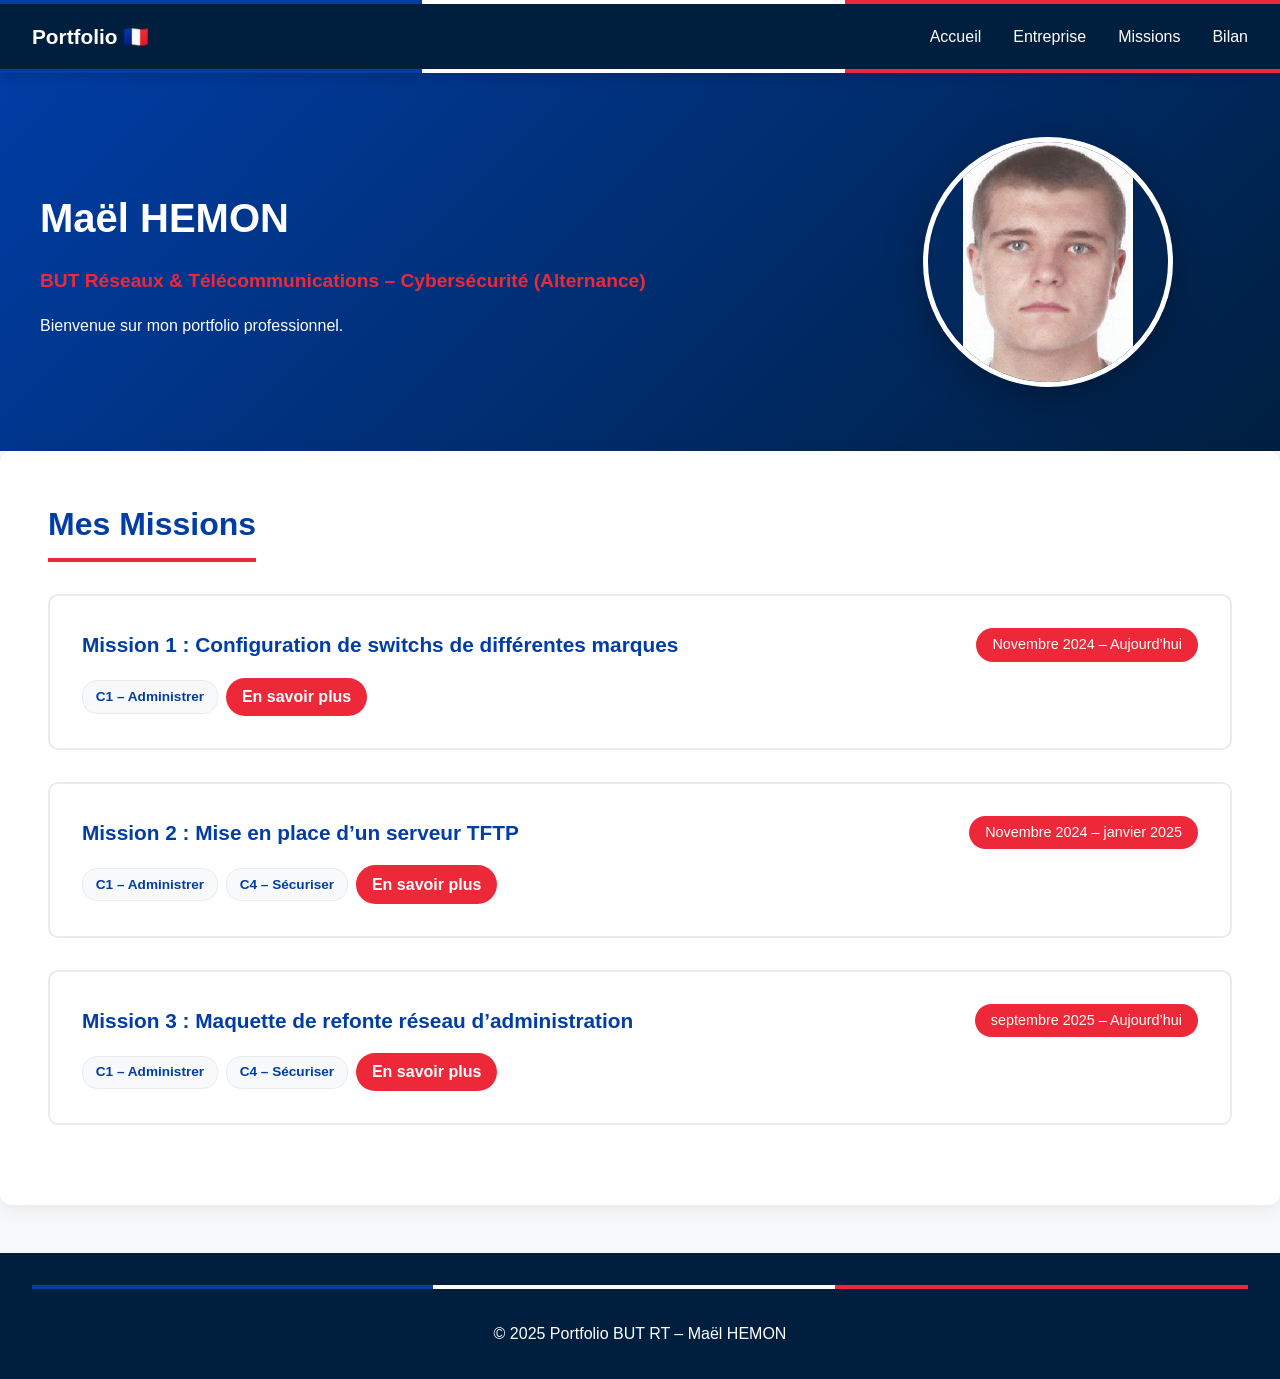
<file: index.html>
<!DOCTYPE html>
<html lang="fr">
<head>
    <meta charset="UTF-8">
    <meta name="viewport" content="width=device-width, initial-scale=1.0">
    <title>Portfolio BUT RT - Alternance</title>

    <style>
        * { margin: 0; padding: 0; box-sizing: border-box; }

        :root {
            --france-blue: #003DA5;
            --france-red: #ED2939;
            --navy: #001f3f;
            --light: #f8f9fa;
            --gray: #e9ecef;
        }

        body {
            font-family: 'Segoe UI', sans-serif;
            background: var(--light);
            color: #1a1a1a;
            line-height: 1.6;
        }

        header {
            background: linear-gradient(to right, var(--france-blue) 33%, white 33%, white 66%, var(--france-red) 66%);
            padding: 4px 0;
            position: sticky;
            top: 0;
            z-index: 1000;
            box-shadow: 0 4px 12px rgba(0,0,0,0.15);
        }

        nav {
            background: var(--navy);
            padding: 1rem 0;
        }

        .nav-container {
            max-width: 1400px;
            margin: auto;
            padding: 0 2rem;
            display: flex;
            justify-content: space-between;
            align-items: center;
        }

        .logo {
            color: white;
            font-size: 1.3rem;
            font-weight: bold;
        }

        .nav-links {
            list-style: none;
            display: flex;
            gap: 2rem;
        }

        .nav-links a {
            color: white;
            text-decoration: none;
            position: relative;
            padding-bottom: .3rem;
        }

        .nav-links a::after {
            content: '';
            position: absolute;
            bottom: 0;
            left: 0;
            width: 0;
            height: 3px;
            background: var(--france-red);
            transition: .3s;
        }

        .nav-links a:hover::after {
            width: 100%;
        }

        .hero {
            background: linear-gradient(135deg, var(--france-blue), var(--navy));
            color: white;
            padding: 4rem 2rem;
        }

        .hero-container {
            max-width: 1200px;
            margin: auto;
            display: grid;
            grid-template-columns: 2fr 1fr;
            gap: 3rem;
            align-items: center;
        }

        .hero h1 { font-size: 2.5rem; }

        .subtitle {
            font-size: 1.2rem;
            color: var(--france-red);
            font-weight: 600;
            margin: 1rem 0;
        }

        .profile-photo {
            width: 250px;
            height: 250px;
            border-radius: 60%;
            overflow: hidden;
            border: 5px solid white;
            box-shadow: 0 10px 40px rgba(0,0,0,.3);
            margin: auto;
        }

        .profile-photo img {
            width: 100%;
            height: 100%;
            object-fit: contain;
        }

        .container {
            max-width: 1400px;
            margin: auto;
            padding: 3rem 2rem;
        }

        .section {
            background: white;
            padding: 3rem;
            border-radius: 12px;
            box-shadow: 0 4px 20px rgba(0,0,0,.08);
            margin-bottom: 3rem;
        }

        .section-title {
            font-size: 2rem;
            color: var(--france-blue);
            border-bottom: 4px solid var(--france-red);
            display: inline-block;
            padding-bottom: .5rem;
            margin-bottom: 2rem;
        }

        .mission-card {
            border: 2px solid var(--gray);
            border-radius: 10px;
            padding: 2rem;
            margin-bottom: 2rem;
            transition: .3s;
        }

        .mission-card:hover {
            border-color: var(--france-blue);
            box-shadow: 0 8px 25px rgba(0,61,165,.1);
        }

        .mission-header {
            display: flex;
            justify-content: space-between;
            flex-wrap: wrap;
            gap: 1rem;
        }

        .mission-title {
            font-size: 1.3rem;
            color: var(--france-blue);
            font-weight: 600;
        }

        .mission-period {
            background: var(--france-red);
            color: white;
            padding: .3rem 1rem;
            border-radius: 20px;
            font-size: .9rem;
        }

        .comp-badges {
            display: flex;
            gap: .5rem;
            margin-top: 1rem;
            flex-wrap: wrap;
            align-items: center;
        }

        .badge {
            background: var(--light);
            color: var(--france-blue);
            padding: .3rem .8rem;
            border-radius: 15px;
            border: 1px solid var(--gray);
            font-size: .85rem;
            font-weight: 600;
        }

        .more {
            background: var(--france-red);
            color: white;
            border: none;
            padding: .4rem 1rem;
            border-radius: 20px;
            cursor: pointer;
            font-weight: 600;
            text-decoration: none;
        }

        .more:hover {
            opacity: .85;
        }

        footer {
            background: var(--navy);
            color: white;
            text-align: center;
            padding: 2rem;
            margin-top: 3rem;
        }

        footer::before {
            content: '';
            display: block;
            height: 4px;
            background: linear-gradient(to right, var(--france-blue) 33%, white 33%, white 66%, var(--france-red) 66%);
            margin-bottom: 2rem;
        }

        @media (max-width: 968px) {
            .hero-container { grid-template-columns: 1fr; }
            .mission-header { flex-direction: column; }
        }
    </style>
</head>

<body>

<header>
    <nav>
        <div class="nav-container">
            <div class="logo">Portfolio 🇫🇷</div>
            <ul class="nav-links">
                <li><a href="index.html">Accueil</a></li>
                <li><a href="entreprise.html">Entreprise</a></li>
                <li><a href="missions.html">Missions</a></li>
                <li><a href="bilan.html">Bilan</a></li>
            </ul>
        </div>
    </nav>
</header>

<section class="hero">
    <div class="hero-container">
        <div>
            <h1>Maël HEMON</h1>
            <p class="subtitle">BUT Réseaux & Télécommunications – Cybersécurité (Alternance)</p>
            <p>Bienvenue sur mon portfolio professionnel.</p>
        </div>
        <div class="profile-photo">
            <img src="photo_profile.jpg" alt="Photo de profil">
        </div>
    </div>
</section>

<section class="container section">
    <h2 class="section-title">Mes Missions</h2>
<div class="mission-card">
        <div class="mission-header">
            <h3 class="mission-title">Mission 1 : Configuration de switchs de différentes marques</h3>
            <span class="mission-period">Novembre 2024 – Aujourd’hui</span>
        </div>
        <div class="comp-badges">
            <span class="badge">C1 – Administrer</span>
            <a href="config_ear.html" class="more">En savoir plus</a>
        </div>
    </div>

    <div class="mission-card">
        <div class="mission-header">
            <h3 class="mission-title">Mission 2 : Mise en place d’un serveur TFTP</h3>
            <span class="mission-period">Novembre 2024 – janvier 2025</span>
        </div>
        <div class="comp-badges">
            <span class="badge">C1 – Administrer</span>
            <span class="badge">C4 – Sécuriser</span>
            <a href="tftp.html" class="more">En savoir plus</a>
        </div>
    </div>

    <div class="mission-card">
        <div class="mission-header">
            <h3 class="mission-title">Mission 3 : Maquette de refonte réseau d’administration</h3>
            <span class="mission-period">septembre 2025 – Aujourd’hui</span>
        </div>
        <div class="comp-badges">
            <span class="badge">C1 – Administrer</span>
            <span class="badge">C4 – Sécuriser</span>
            <a href="maquette.html" class="more">En savoir plus</a>
        </div>
    </div>


</section>

<footer>
    <p>&copy; 2025 Portfolio BUT RT – Maël HEMON</p>
</footer>

</body>
</html>
</file>
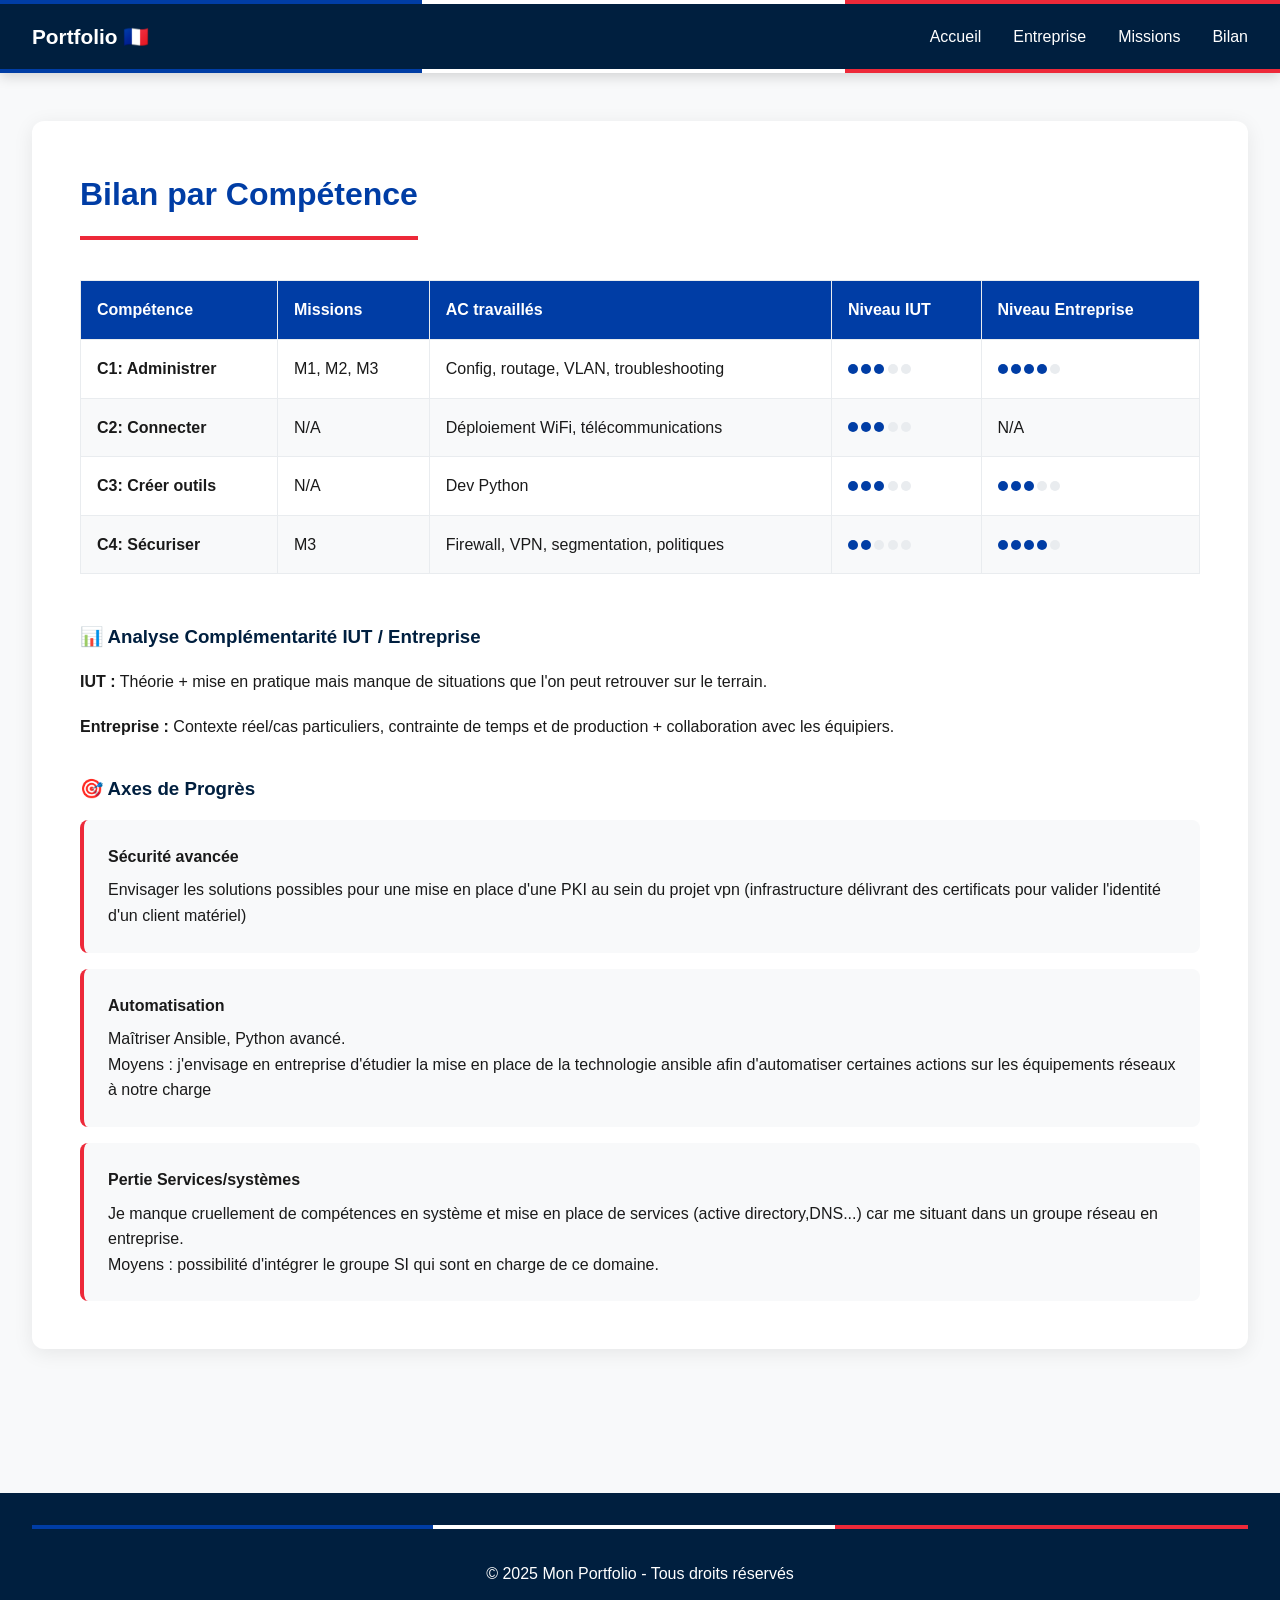
<file: bilan.html>
<!DOCTYPE html>
<html lang="fr">
<head>
    <meta charset="UTF-8">
    <meta name="viewport" content="width=device-width, initial-scale=1.0">
    <title>Portfolio BUT RT - Alternance</title>
     <style>
        * {
            margin: 0;
            padding: 0;
            box-sizing: border-box;
        }

        :root {
            --france-blue: #003DA5;
            --france-red: #ED2939;
            --navy: #001f3f;
            --light: #f8f9fa;
            --gray: #e9ecef;
        }

        body {
            font-family: 'Segoe UI', sans-serif;
            background: var(--light);
            color: #1a1a1a;
            line-height: 1.6;
        }

        header {
            background: linear-gradient(to right, var(--france-blue) 33%, white 33%, white 66%, var(--france-red) 66%);
            padding: 4px 0;
            position: sticky;
            top: 0;
            z-index: 1000;
            box-shadow: 0 4px 12px rgba(0,0,0,0.15);
        }

        nav {
            background: var(--navy);
            padding: 1rem 0;
        }

        .nav-container {
            max-width: 1400px;
            margin: 0 auto;
            padding: 0 2rem;
            display: flex;
            justify-content: space-between;
            align-items: center;
        }

        .logo {
            font-size: 1.3rem;
            font-weight: bold;
            color: white;
        }

        .nav-links {
            display: flex;
            gap: 2rem;
            list-style: none;
        }

        .nav-links a {
            color: white;
            text-decoration: none;
            font-weight: 500;
            transition: all 0.3s;
            padding: 0.5rem 0;
            position: relative;
        }

        .nav-links a::after {
            content: '';
            position: absolute;
            bottom: 0;
            left: 0;
            width: 0;
            height: 3px;
            background: var(--france-red);
            transition: width 0.3s;
        }

        .nav-links a:hover::after {
            width: 100%;
        }

        .hero {
            background: linear-gradient(135deg, var(--france-blue), var(--navy));
            color: white;
            padding: 4rem 2rem;
        }

        .hero-container {
            max-width: 1200px;
            margin: 0 auto;
            display: grid;
            grid-template-columns: 2fr 1fr;
            gap: 3rem;
            align-items: center;
        }

        .hero h1 {
            font-size: 2.5rem;
            margin-bottom: 1rem;
        }

        .subtitle {
            font-size: 1.2rem;
            color: var(--france-red);
            font-weight: 600;
            margin-bottom: 1rem;
        }

        .profile-photo {
            width: 250px;
            height: 250px;
            border-radius: 50%;
            background: white;
            display: flex;
            align-items: center;
            justify-content: center;
            font-size: 7rem;
            box-shadow: 0 10px 40px rgba(0,0,0,0.3);
            border: 5px solid white;
            margin: 0 auto;
        }

        .container {
            max-width: 1400px;
            margin: 0 auto;
            padding: 3rem 2rem;
        }

        .section {
            background: white;
            padding: 3rem;
            border-radius: 12px;
            box-shadow: 0 4px 20px rgba(0,0,0,0.08);
            margin-bottom: 3rem;
        }

        .section-title {
            font-size: 2rem;
            color: var(--france-blue);
            margin-bottom: 0.5rem;
            padding-bottom: 1rem;
            border-bottom: 4px solid var(--france-red);
            display: inline-block;
        }

        .competences-grid {
            display: grid;
            grid-template-columns: repeat(auto-fit, minmax(300px, 1fr));
            gap: 1.5rem;
            margin-top: 2rem;
        }

        .competence-card {
            background: var(--light);
            padding: 1.5rem;
            border-radius: 10px;
            border-left: 5px solid var(--france-blue);
        }

        .competence-card h3 {
            color: var(--navy);
            margin-bottom: 0.5rem;
            display: flex;
            align-items: center;
            gap: 0.5rem;
        }

        .comp-num {
            background: var(--france-blue);
            color: white;
            width: 30px;
            height: 30px;
            border-radius: 50%;
            display: flex;
            align-items: center;
            justify-content: center;
            font-weight: bold;
        }

        .mission-card {
            border: 2px solid var(--gray);
            border-radius: 10px;
            padding: 2rem;
            margin-bottom: 2rem;
            cursor: pointer;
            transition: all 0.3s;
        }

        .mission-card:hover {
            border-color: var(--france-blue);
            box-shadow: 0 8px 25px rgba(0,61,165,0.1);
        }

        .mission-header {
            display: flex;
            justify-content: space-between;
            align-items: start;
            margin-bottom: 1rem;
        }

        .mission-title {
            font-size: 1.4rem;
            color: var(--france-blue);
            font-weight: 600;
        }

        .mission-period {
            background: var(--france-red);
            color: white;
            padding: 0.3rem 1rem;
            border-radius: 20px;
            font-size: 0.9rem;
        }

        .comp-badges {
            display: flex;
            gap: 0.5rem;
            flex-wrap: wrap;
            margin-top: 1rem;
        }

        .badge {
            background: var(--light);
            color: var(--france-blue);
            padding: 0.3rem 0.8rem;
            border-radius: 15px;
            font-size: 0.85rem;
            font-weight: 600;
            border: 1px solid var(--gray);
        }

        .mission-detail {
            display: none;
            margin-top: 2rem;
            padding-top: 2rem;
            border-top: 2px solid var(--gray);
        }

        .mission-detail.active {
            display: block;
        }

        .detail-section {
            margin-bottom: 2rem;
        }

        .detail-section h4 {
            color: var(--navy);
            margin-bottom: 1rem;
            font-size: 1.1rem;
        }

        .detail-section ul {
            list-style: none;
            padding-left: 1rem;
        }

        .detail-section li {
            margin-bottom: 0.5rem;
            padding-left: 1rem;
            position: relative;
        }

        .detail-section li::before {
            content: '▸';
            color: var(--france-red);
            position: absolute;
            left: 0;
        }

        .bilan-table {
            width: 100%;
            border-collapse: collapse;
            margin: 2rem 0;
        }

        .bilan-table th,
        .bilan-table td {
            padding: 1rem;
            text-align: left;
            border: 1px solid var(--gray);
        }

        .bilan-table th {
            background: var(--france-blue);
            color: white;
            font-weight: 600;
        }

        .bilan-table tr:nth-child(even) {
            background: var(--light);
        }

        .niveau {
            display: flex;
            gap: 0.2rem;
        }

        .dot {
            width: 10px;
            height: 10px;
            border-radius: 50%;
            background: var(--gray);
        }

        .dot.filled {
            background: var(--france-blue);
        }

        .info-grid {
            display: grid;
            grid-template-columns: 1fr 1fr;
            gap: 2rem;
            margin-top: 2rem;
        }

        .info-card {
            background: var(--light);
            padding: 1.5rem;
            border-radius: 8px;
        }

        .info-card h3 {
            color: var(--navy);
            margin-bottom: 1rem;
        }

        footer {
            background: var(--navy);
            color: white;
            text-align: center;
            padding: 2rem;
            margin-top: 3rem;
        }

        footer::before {
            content: '';
            display: block;
            height: 4px;
            background: linear-gradient(to right, var(--france-blue) 33%, white 33%, white 66%, var(--france-red) 66%);
            margin-bottom: 2rem;
        }

        @media (max-width: 968px) {
            .hero-container {
                grid-template-columns: 1fr;
            }
            .info-grid {
                grid-template-columns: 1fr;
            }
            .mission-header {
                flex-direction: column;
                gap: 1rem;
            }
        }
    </style>
</head>
<body>
    <header>
        <nav>
            <div class="nav-container">
                <div class="logo">Portfolio  🇫🇷</div>
                <ul class="nav-links">
                    <li><a href="index.html">Accueil</a></li>
                    <li><a href="entreprise.html">Entreprise</a></li>
                    <li><a href="missions.html">Missions</a></li>
                    <li><a href="bilan.html">Bilan</a></li>
                </ul>
            </div>
        </nav>
    </header>
    <div class="container">

        <section id="bilan" class="section">
            <h2 class="section-title">Bilan par Compétence</h2>
            
            <table class="bilan-table">
                <thead>
                    <tr>
                        <th>Compétence</th>
                        <th>Missions</th>
                        <th>AC travaillés</th>
                        <th>Niveau IUT</th>
                        <th>Niveau Entreprise</th>
                    </tr>
                </thead>
                <tbody>
                    <tr>
                        <td><strong>C1: Administrer</strong></td>
                        <td>M1, M2, M3</td>
                        <td>Config, routage, VLAN, troubleshooting</td>
                        <td><div class="niveau"><span class="dot filled"></span><span class="dot filled"></span><span class="dot filled"></span><span class="dot"></span><span class="dot"></span></div></td>
                        <td><div class="niveau"><span class="dot filled"></span><span class="dot filled"></span><span class="dot filled"></span><span class="dot filled"></span><span class="dot"></span></div></td>
                    </tr>
                    <tr>
                        <td><strong>C2: Connecter</strong></td>
                        <td>N/A</td>
                        <td>Déploiement WiFi, télécommunications</td>
                        <td><div class="niveau"><span class="dot filled"></span><span class="dot filled"></span><span class="dot filled"></span><span class="dot"></span><span class="dot"></span></div></td>
                        <td><div class="niveau">N/A</div></td>
                    </tr>
                    <tr>
                        <td><strong>C3: Créer outils</strong></td>
                        <td>N/A</td>
                        <td>Dev Python</td>
                        <td><div class="niveau"><span class="dot filled"></span><span class="dot filled"></span><span class="dot filled"></span><span class="dot"></span><span class="dot"></span></div></td>
                        <td><div class="niveau"><span class="dot filled"></span><span class="dot filled"></span><span class="dot filled"></span><span class="dot "></span><span class="dot"></span></div></td>
                    </tr>
                    <tr>
                        <td><strong>C4: Sécuriser</strong></td>
                        <td>M3</td>
                        <td>Firewall, VPN, segmentation, politiques</td>
                        <td><div class="niveau"><span class="dot filled"></span><span class="dot filled"></span><span class="dot"></span><span class="dot"></span><span class="dot"></span></div></td>
                        <td><div class="niveau"><span class="dot filled"></span><span class="dot filled"></span><span class="dot filled"></span><span class="dot filled"></span><span class="dot"></span></div></td>
                    </tr>
                </tbody>
            </table>

            <div style="margin-top: 3rem;">
                <h3 style="color: var(--navy); margin-bottom: 1rem;">📊 Analyse Complémentarité IUT / Entreprise</h3>
                <p style="line-height: 1.8; margin-bottom: 1rem;">
                    <strong>IUT :</strong> Théorie + mise en pratique mais manque de situations que l'on peut retrouver sur le terrain.
                </p>
                <p style="line-height: 1.8; margin-bottom: 2rem;">
                    <strong>Entreprise :</strong> Contexte réel/cas particuliers, contrainte de temps et de production + collaboration avec les équipiers.
                </p>

                <h3 style="color: var(--navy); margin-bottom: 1rem;">🎯 Axes de Progrès</h3>
                <div style="background: var(--light); padding: 1.5rem; border-radius: 8px; margin-bottom: 1rem; border-left: 4px solid var(--france-red);">
                    <h4 style="margin-bottom: 0.5rem;">Sécurité avancée</h4>
                    <p> Envisager les solutions possibles pour une mise en place d'une PKI au sein du projet vpn (infrastructure délivrant des certificats pour valider l'identité d'un client matériel)</p>
                </div>
                <div style="background: var(--light); padding: 1.5rem; border-radius: 8px; margin-bottom: 1rem; border-left: 4px solid var(--france-red);">
                    <h4 style="margin-bottom: 0.5rem;">Automatisation</h4>
                    <p>Maîtriser Ansible, Python avancé. <br><span>Moyens :</span> j'envisage en entreprise d'étudier la mise en place de la technologie ansible afin d'automatiser certaines actions sur les équipements réseaux à notre charge</p>
                </div>
                <div style="background: var(--light); padding: 1.5rem; border-radius: 8px; border-left: 4px solid var(--france-red);">
                    <h4 style="margin-bottom: 0.5rem;">Pertie Services/systèmes</h4>
                    <p>Je manque cruellement de compétences en système et mise en place de services (active directory,DNS...) car me situant dans un groupe réseau en entreprise. <br> Moyens : possibilité d'intégrer le groupe SI qui sont en charge de ce domaine. </p>
                </div>
            </div>
        </section>
    </div>
    <footer>
        <p>&copy; 2025 Mon Portfolio - Tous droits réservés</p>
    </footer>
</body>
</html>
</file>
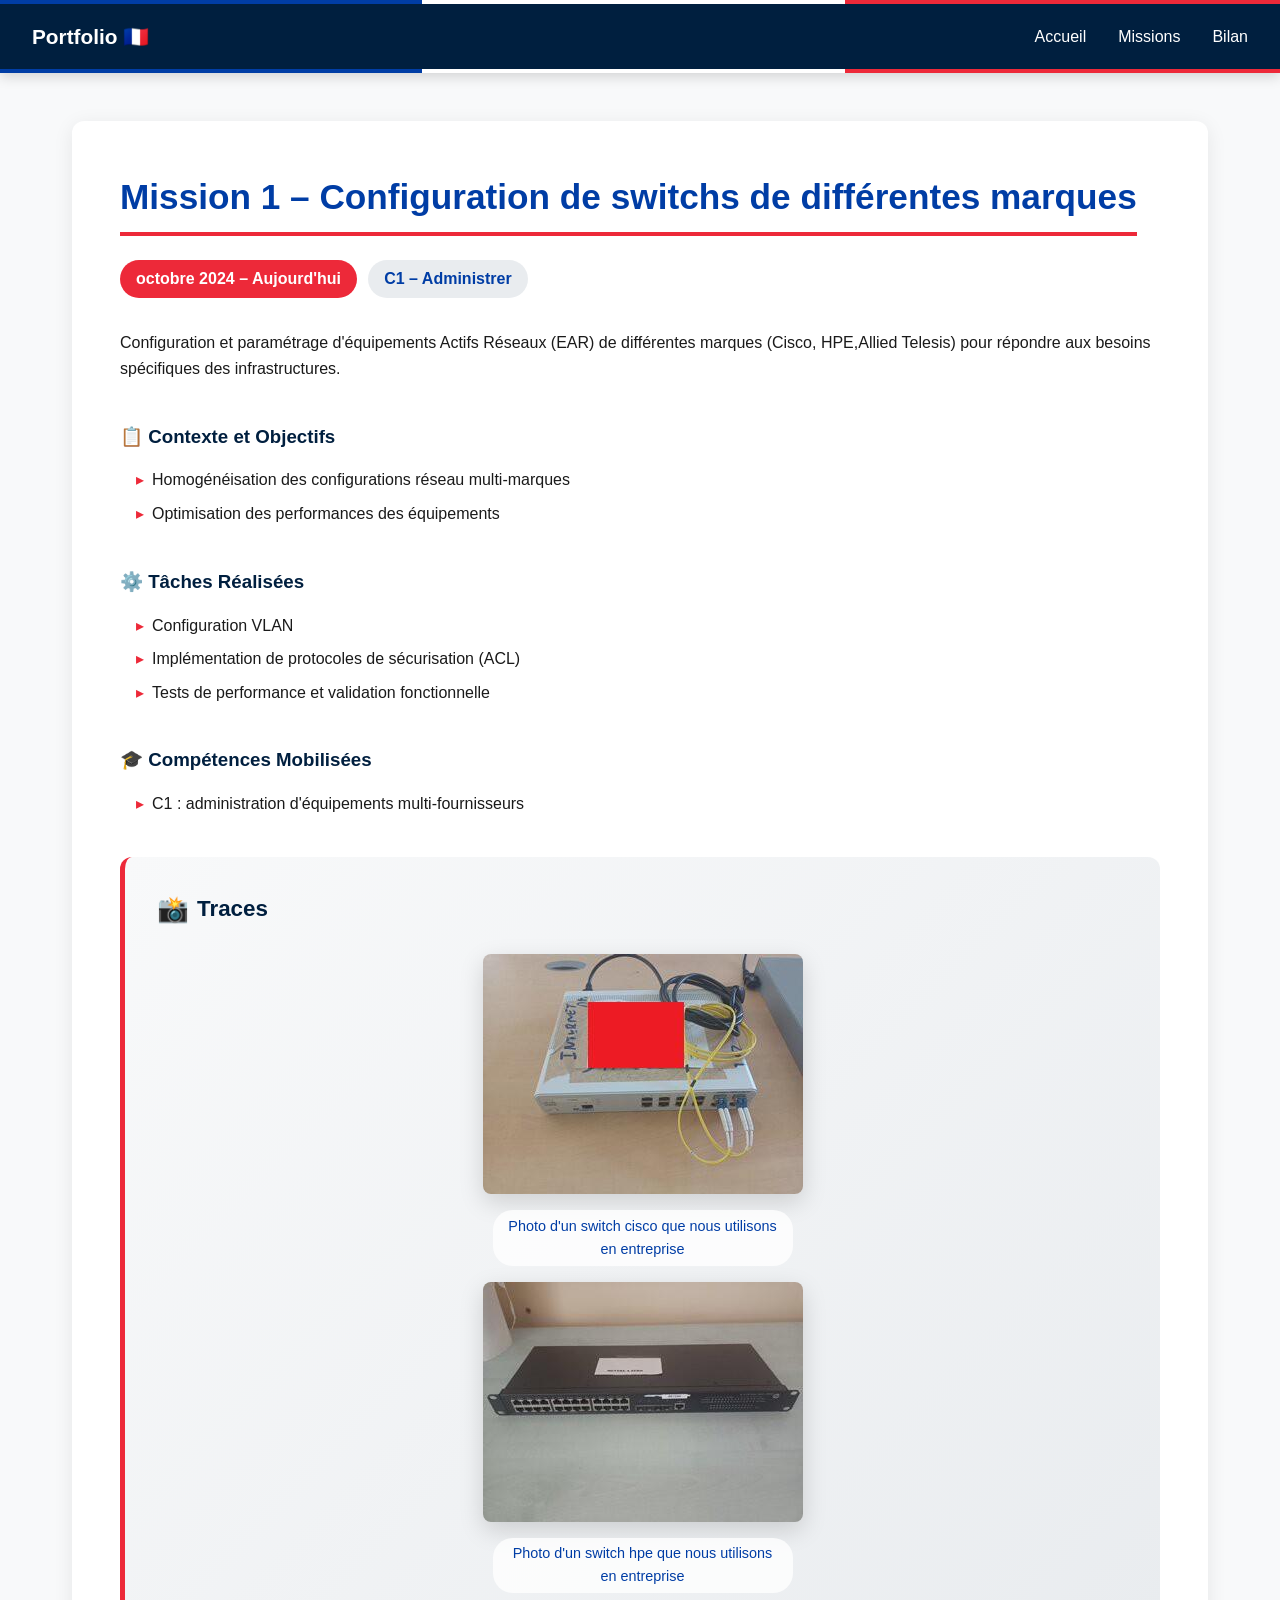
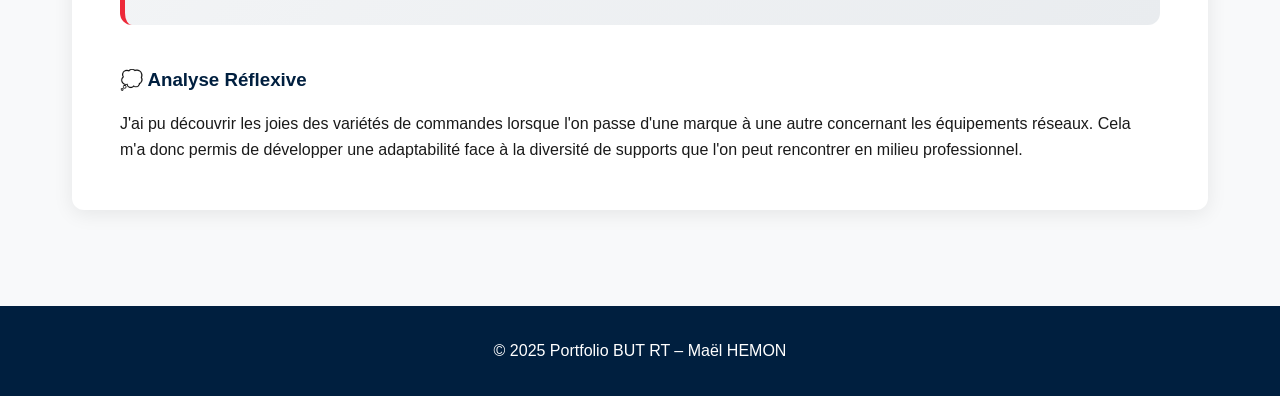
<file: config_ear.html>
<!DOCTYPE html>
<html lang="fr">
<head>
    <meta charset="UTF-8">
    <meta name="viewport" content="width=device-width, initial-scale=1.0">
    <title>Mission 5 – Configuration d'EAR de différentes marques</title>

    <style>
        /* ==== DESIGN IDENTIQUE AU PORTFOLIO ==== */
        * { margin: 0; padding: 0; box-sizing: border-box; }

        :root {
            --france-blue: #003DA5;
            --france-red: #ED2939;
            --navy: #001f3f;
            --light: #f8f9fa;
            --gray: #e9ecef;
        }

        body {
            font-family: 'Segoe UI', sans-serif;
            background: var(--light);
            color: #1a1a1a;
            line-height: 1.6;
        }

        header {
            background: linear-gradient(to right, var(--france-blue) 33%, white 33%, white 66%, var(--france-red) 66%);
            padding: 4px 0;
            position: sticky;
            top: 0;
            z-index: 1000;
            box-shadow: 0 4px 12px rgba(0,0,0,0.15);
        }

        nav { background: var(--navy); padding: 1rem 0; }

        .nav-container {
            max-width: 1400px;
            margin: auto;
            padding: 0 2rem;
            display: flex;
            justify-content: space-between;
            align-items: center;
        }

        .logo { color: white; font-weight: bold; font-size: 1.3rem; }

        .nav-links {
            list-style: none;
            display: flex;
            gap: 2rem;
        }

        .nav-links a {
            color: white;
            text-decoration: none;
            position: relative;
            padding-bottom: .3rem;
        }

        .nav-links a::after {
            content: '';
            position: absolute;
            bottom: 0; left: 0;
            width: 0; height: 3px;
            background: var(--france-red);
            transition: .3s;
        }

        .nav-links a:hover::after { width: 100%; }

        .container {
            max-width: 1200px;
            margin: auto;
            padding: 3rem 2rem;
        }

        .section {
            background: white;
            padding: 3rem;
            border-radius: 12px;
            box-shadow: 0 4px 20px rgba(0,0,0,.08);
        }

        .section-title {
            font-size: 2.2rem;
            color: var(--france-blue);
            border-bottom: 4px solid var(--france-red);
            display: inline-block;
            padding-bottom: .4rem;
            margin-bottom: 1.5rem;
        }

        .badges {
            display: flex;
            gap: .7rem;
            margin-bottom: 2rem;
            flex-wrap: wrap;
        }

        .badge {
            background: var(--gray);
            padding: .4rem 1rem;
            border-radius: 20px;
            font-weight: 600;
            color: var(--france-blue);
        }

        .period { background: var(--france-red); color: white; }

        .detail-section { margin-top: 2.5rem; }

        .detail-section h3 {
            color: var(--navy);
            margin-bottom: 1rem;
        }

        .detail-section ul {
            list-style: none;
            padding-left: 1rem;
        }

        .detail-section li {
            padding-left: 1rem;
            margin-bottom: .5rem;
            position: relative;
        }

        .detail-section li::before {
            content: "▸";
            color: var(--france-red);
            position: absolute;
            left: 0;
        }

        /* ---------- TRACES SECTION ---------- */
        .traces {
            margin-top: 2.5rem;
            padding: 2rem;
            background: linear-gradient(135deg, #f8f9fa 0%, #e9ecef 100%);
            border-radius: 12px;
            border-left: 5px solid var(--france-red);
        }

        .traces h3 {
            color: var(--navy);
            margin-bottom: 1.5rem;
            font-size: 1.4rem;
            display: flex;
            align-items: center;
            gap: 0.5rem;
        }

        .traces h3::before {
            content: "📸";
            font-size: 1.6rem;
        }

        .traces p {
            margin-bottom: 1.5rem;
            font-style: italic;
            color: #555;
        }

        .traces img {
            max-width: 100%;
            height: auto;
            border-radius: 8px;
            box-shadow: 0 8px 25px rgba(0,0,0,0.15);
            display: block;
            margin: 1rem auto;
            transition: all 0.3s ease;
        }

        .traces img:hover {
            transform: translateY(-4px);
            box-shadow: 0 12px 35px rgba(0,0,0,0.2);
        }

        .traces .image-caption {
            display: block;
            text-align:  center;
            font-size: 0.9rem;
            color: var(--france-blue);
            margin-top: 0.5rem;
            font-weight: 500;
            background: rgba(255,255,255,0.8);
            padding: 0.3rem 0.8rem;
            border-radius: 20px;
            margin-left: auto;
            margin-right: auto;
            max-width: 300px;
        }

        footer {
            background: var(--navy);
            color: white;
            text-align: center;
            padding: 2rem;
            margin-top: 3rem;
        }
    </style>
</head>

<body>
<header>
    <nav>
        <div class="nav-container">
            <div class="logo">Portfolio 🇫🇷</div>
            <ul class="nav-links">
                <li><a href="index.html">Accueil</a></li>
                <li><a href="missions.html">Missions</a></li>
                <li><a href="bilan.html">Bilan</a></li>
            </ul>
        </div>
    </nav>
</header>

<main class="container">
    <section class="section">
        <h1 class="section-title">Mission 1 – Configuration de switchs de différentes marques</h1>

        <div class="badges">
            <span class="badge period">octobre 2024 – Aujourd'hui</span>
            <span class="badge">C1 – Administrer</span>
        </div>

        <p>
            Configuration et paramétrage d'équipements Actifs Réseaux (EAR) de différentes marques 
            (Cisco, HPE,Allied Telesis) pour répondre aux besoins spécifiques des infrastructures.
        </p>

        <div class="detail-section">
            <h3>📋 Contexte et Objectifs</h3>
            <ul>
                <li>Homogénéisation des configurations réseau multi-marques</li>
                <li>Optimisation des performances des équipements</li>
               
            </ul>
        </div>

        <div class="detail-section">
            <h3>⚙️ Tâches Réalisées</h3>
            <ul>
                <li>Configuration VLAN </li>
                <li>Implémentation de protocoles de sécurisation (ACL)</li>
                <li>Tests de performance et validation fonctionnelle</li>
            </ul>
        </div>

        <div class="detail-section">
            <h3>🎓 Compétences Mobilisées</h3>
            <ul>
                <li>C1 : administration d'équipements multi-fournisseurs</li>
            </ul>
        </div>

        <div class="traces">
            <h3>Traces</h3>
            <figure>
                <img src="switch_cisco.jpg" alt="Configuration Cisco Catalyst avec VLANs">
                <figcaption class="image-caption">Photo d'un switch cisco que nous utilisons en entreprise</figcaption>
            </figure>
            <figure>
                <img src="switch_hpe.jpg" alt="Configuration UniFi Dream Machine">
                <figcaption class="image-caption">Photo d'un switch hpe que nous utilisons en entreprise</figcaption>
            </figure>
        </div>

        <div class="detail-section">
            <h3>💭 Analyse Réflexive</h3>
            <p>
               J'ai pu découvrir les joies des variétés de commandes lorsque l'on passe d'une marque à une autre concernant les équipements réseaux. Cela m'a donc permis de développer une adaptabilité face à la diversité de supports que l'on peut rencontrer en milieu professionnel.
            </p>
        </div>
    </section>
</main>

<footer>
    <p>&copy; 2025 Portfolio BUT RT – Maël HEMON</p>
</footer>
</body>
</html>
</file>
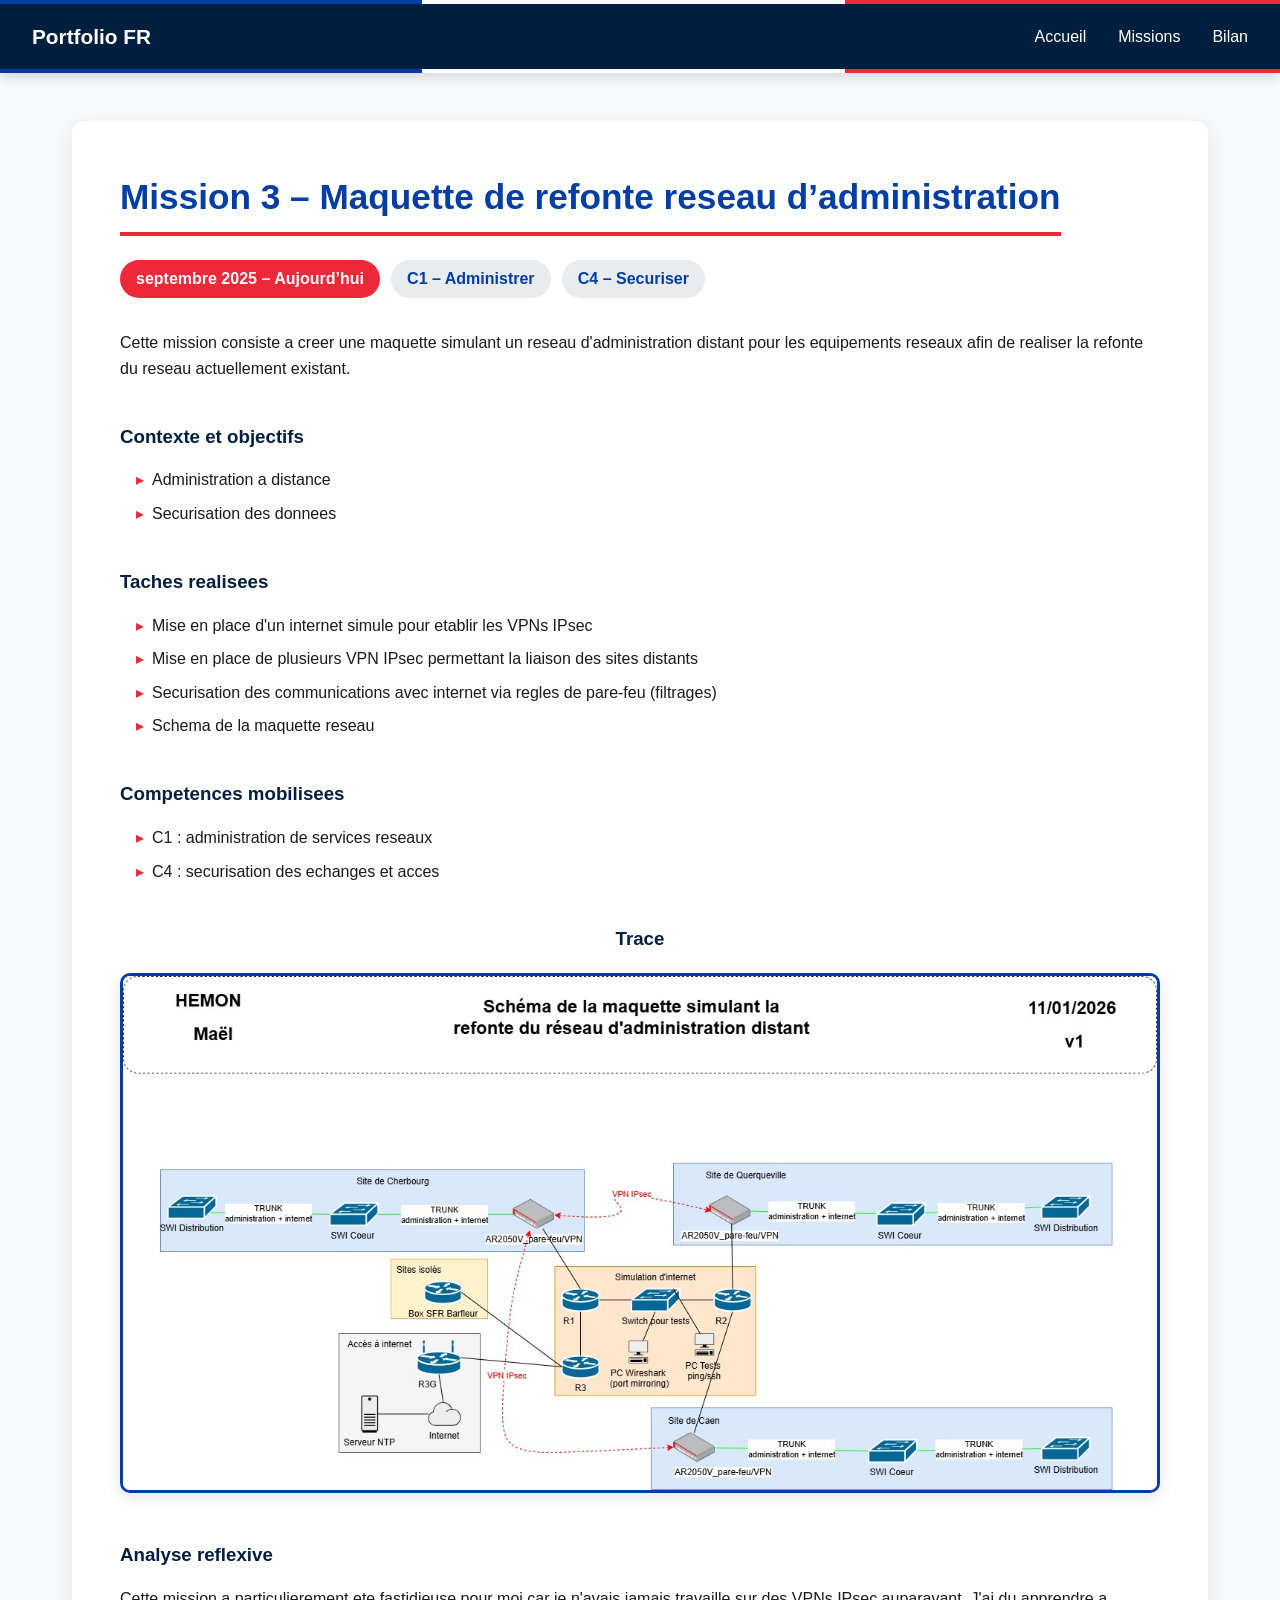
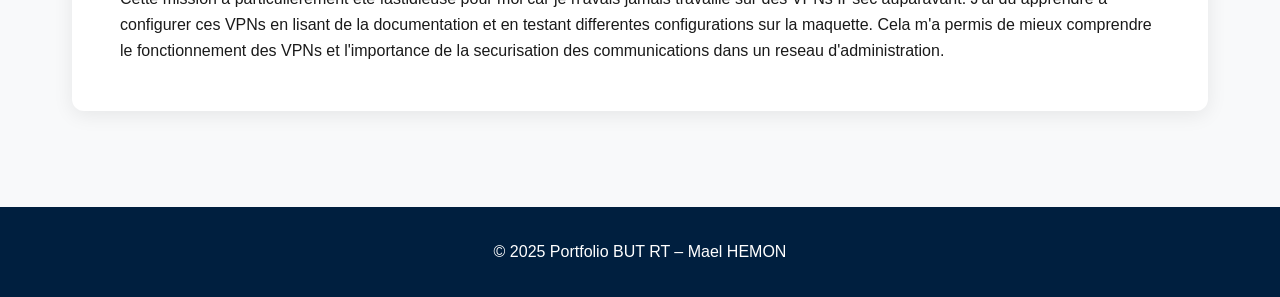
<file: maquette.html>
<!DOCTYPE html>
<html lang="fr">
<head>
    <meta charset="UTF-8">
    <meta name="viewport" content="width=device-width, initial-scale=1.0">
    <title>Mission 3 – Maquette de refonte reseau d’administration</title>

    <style>
        /* ==== DESIGN IDENTIQUE AU PORTFOLIO ==== */
        * { margin: 0; padding: 0; box-sizing: border-box; }

        :root {
            --france-blue: #003DA5;
            --france-red: #ED2939;
            --navy: #001f3f;
            --light: #f8f9fa;
            --gray: #e9ecef;
        }

        body {
            font-family: "Segoe UI", sans-serif;
            background: var(--light);
            color: #1a1a1a;
            line-height: 1.6;
        }

        header {
            background: linear-gradient(to right, var(--france-blue) 33%, white 33%, white 66%, var(--france-red) 66%);
            padding: 4px 0;
            position: sticky;
            top: 0;
            z-index: 1000;
            box-shadow: 0 4px 12px rgba(0,0,0,0.15);
        }

        nav {
            background: var(--navy);
            padding: 1rem 0;
        }

        .nav-container {
            max-width: 1400px;
            margin: auto;
            padding: 0 2rem;
            display: flex;
            justify-content: space-between;
            align-items: center;
        }

        .logo {
            color: white;
            font-weight: bold;
            font-size: 1.3rem;
        }

        .nav-links {
            list-style: none;
            display: flex;
            gap: 2rem;
        }

        .nav-links a {
            color: white;
            text-decoration: none;
            position: relative;
            padding-bottom: 0.3rem;
        }

        .nav-links a::after {
            content: "";
            position: absolute;
            bottom: 0;
            left: 0;
            width: 0;
            height: 3px;
            background: var(--france-red);
            transition: 0.3s;
        }

        .nav-links a:hover::after {
            width: 100%;
        }

        .container {
            max-width: 1200px;
            margin: auto;
            padding: 3rem 2rem;
        }

        .section {
            background: white;
            padding: 3rem;
            border-radius: 12px;
            box-shadow: 0 4px 20px rgba(0,0,0,0.08);
        }

        .section-title {
            font-size: 2.2rem;
            color: var(--france-blue);
            border-bottom: 4px solid var(--france-red);
            display: inline-block;
            padding-bottom: 0.4rem;
            margin-bottom: 1.5rem;
        }

        .badges {
            display: flex;
            gap: 0.7rem;
            margin-bottom: 2rem;
            flex-wrap: wrap;
        }

        .badge {
            background: var(--gray);
            padding: 0.4rem 1rem;
            border-radius: 20px;
            font-weight: 600;
            color: var(--france-blue);
        }

        .period {
            background: var(--france-red);
            color: white;
        }

        .detail-section {
            margin-top: 2.5rem;
        }

        .detail-section h3 {
            color: var(--navy);
            margin-bottom: 1rem;
        }

        .detail-section ul {
            list-style: none;
            padding-left: 1rem;
        }

        .detail-section li {
            padding-left: 1rem;
            margin-bottom: 0.5rem;
            position: relative;
        }

        .detail-section li::before {
            content: "▸";
            color: var(--france-red);
            position: absolute;
            left: 0;
        }

        /* === SECTION TRACE === */
        .trace-section {
            margin-top: 2.5rem;
            text-align: center;
        }

        .trace-section h3 {
            color: var(--navy);
            margin-bottom: 1.2rem;
        }

        .trace-section img {
            max-width: 100%;
            height: auto;
            border-radius: 10px;
            box-shadow: 0 4px 15px rgba(0,0,0,0.1);
            border: 3px solid var(--france-blue);
        }

        footer {
            background: var(--navy);
            color: white;
            text-align: center;
            padding: 2rem;
            margin-top: 3rem;
        }
    </style>
</head>

<body>

<header>
    <nav>
        <div class="nav-container">
            <div class="logo">Portfolio FR</div>
            <ul class="nav-links">
                <li><a href="index.html">Accueil</a></li>
                <li><a href="missions.html">Missions</a></li>
                <li><a href="bilan.html">Bilan</a></li>
            </ul>
        </div>
    </nav>
</header>

<main class="container">
    <section class="section">

        <h1 class="section-title">Mission 3 – Maquette de refonte reseau d’administration</h1>

        <div class="badges">
            <span class="badge period">septembre 2025 – Aujourd’hui</span>
            <span class="badge">C1 – Administrer</span>
            <span class="badge">C4 – Securiser</span>
        </div>

        <p>
            Cette mission consiste a creer une maquette simulant un reseau d'administration distant pour les equipements reseaux afin de realiser la refonte du reseau actuellement existant.
        </p>

        <div class="detail-section">
            <h3>Contexte et objectifs</h3>
            <ul>
                <li>Administration a distance</li>
                <li>Securisation des donnees</li>
            </ul>
        </div>

        <div class="detail-section">
            <h3>Taches realisees</h3>
            <ul>
                <li>Mise en place d'un internet simule pour etablir les VPNs IPsec</li>
                <li>Mise en place de plusieurs VPN IPsec permettant la liaison des sites distants</li>
                <li>Securisation des communications avec internet via regles de pare-feu (filtrages)</li>
                <li>Schema de la maquette reseau</li>
            </ul>
        </div>

        <div class="detail-section">
            <h3>Competences mobilisees</h3>
            <ul>
                <li>C1 : administration de services reseaux</li>
                <li>C4 : securisation des echanges et acces</li>
            </ul>
        </div>

        <!-- SECTION TRACE -->
        <div class="trace-section">
            <h3>Trace</h3>
            <img src="Schema_maquette.jpg" alt="Schema de la maquette reseau">
        </div>

        <div class="detail-section">
            <h3>Analyse reflexive</h3>
            <p>
                Cette mission a particulierement ete fastidieuse pour moi car je n'avais jamais travaille sur des VPNs IPsec auparavant. J'ai du apprendre a configurer ces VPNs en lisant de la documentation et en testant differentes configurations sur la maquette. Cela m'a permis de mieux comprendre le fonctionnement des VPNs et l'importance de la securisation des communications dans un reseau d'administration.
            </p>
        </div>

    </section>
</main>

<footer>
    <p>&copy; 2025 Portfolio BUT RT – Mael HEMON</p>
</footer>

</body>
</html>
</file>
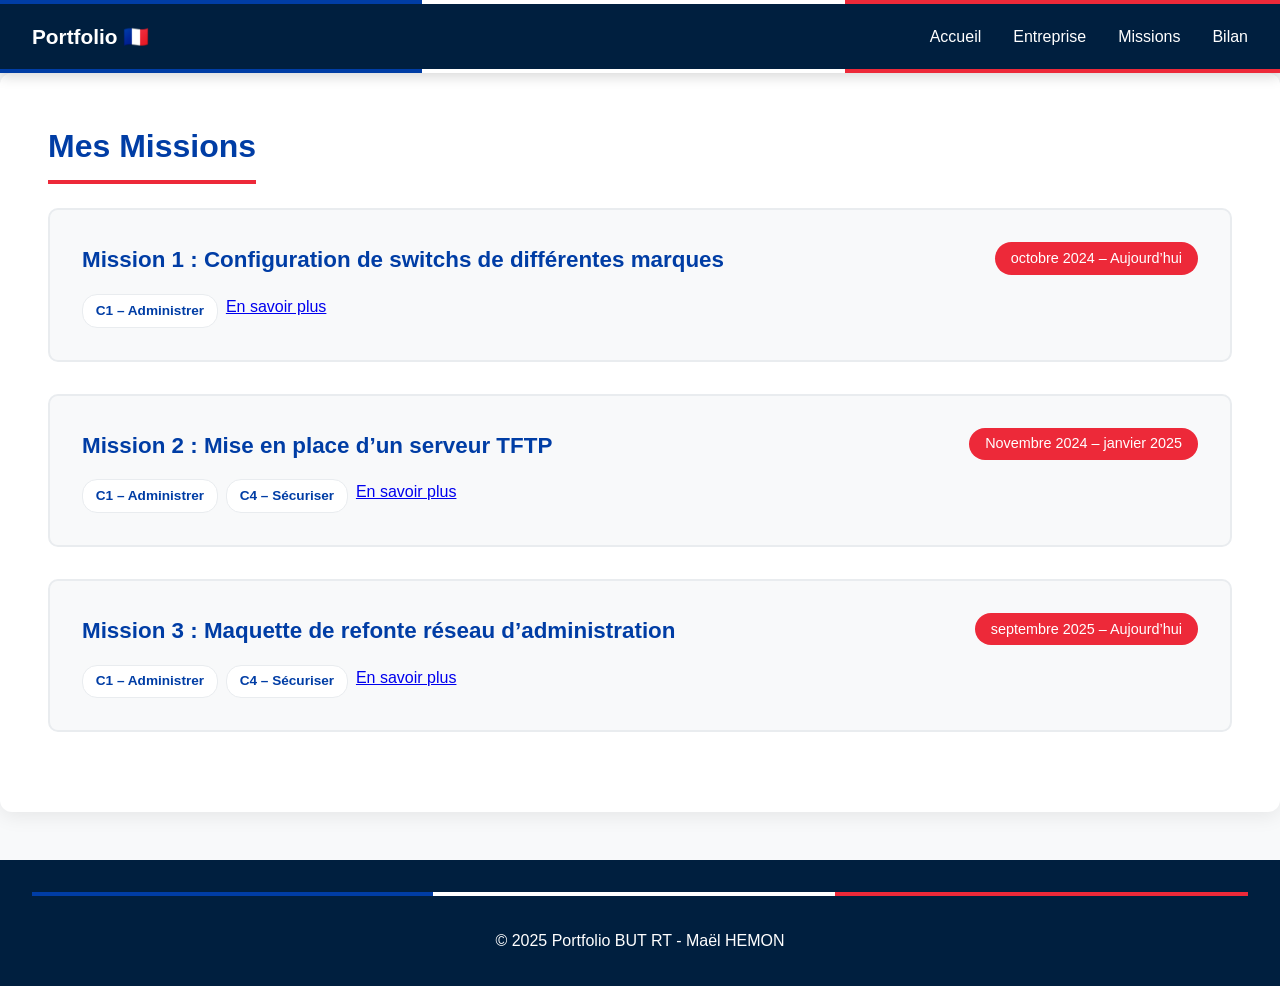
<file: missions.html>
<!DOCTYPE html>
<html lang="fr">
<head>
    <meta charset="UTF-8">
    <meta name="viewport" content="width=device-width, initial-scale=1.0">
    <title>Portfolio BUT RT - Alternance</title>
     <style>
      /* -------------------- */
/* Reset & Variables */
/* -------------------- */

* {
    margin: 0;
    padding: 0;
    box-sizing: border-box;
}

:root {
    --france-blue: #003DA5;
    --france-red: #ED2939;
    --navy: #001f3f;
    --light: #f8f9fa;
    --gray: #e9ecef;
}

/* -------------------- */
/* Base */
/* -------------------- */

body {
    font-family: 'Segoe UI', sans-serif;
    background: var(--light);
    color: #1a1a1a;
    line-height: 1.6;
}

/* -------------------- */
/* Header & Navigation */
/* -------------------- */

header {
    background: linear-gradient(to right, var(--france-blue) 33%, white 33%, white 66%, var(--france-red) 66%);
    padding: 4px 0;
    position: sticky;
    top: 0;
    z-index: 1000;
    box-shadow: 0 4px 12px rgba(0,0,0,0.15);
}

nav {
    background: var(--navy);
    padding: 1rem 0;
}

.nav-container {
    max-width: 1400px;
    margin: 0 auto;
    padding: 0 2rem;
    display: flex;
    justify-content: space-between;
    align-items: center;
}

.logo {
    font-size: 1.3rem;
    font-weight: bold;
    color: white;
}

.nav-links {
    display: flex;
    gap: 2rem;
    list-style: none;
}

.nav-links a {
    color: white;
    text-decoration: none;
    font-weight: 500;
    transition: all 0.3s;
    position: relative;
    padding-bottom: 0.3rem;
}

.nav-links a::after {
    content: '';
    position: absolute;
    bottom: 0;
    left: 0;
    width: 0;
    height: 3px;
    background: var(--france-red);
    transition: width 0.3s;
}

.nav-links a:hover::after {
    width: 100%;
}

/* -------------------- */
/* Main Structure */
/* -------------------- */

.container {
    max-width: 1400px;
    margin: 0 auto;
    padding: 3rem 2rem;
}

.section {
    background: white;
    border-radius: 12px;
    box-shadow: 0 4px 20px rgba(0, 0, 0, 0.08);
    padding: 3rem;
    margin-bottom: 3rem;
}

.section-title {
    font-size: 2rem;
    color: var(--france-blue);
    margin-bottom: 1.5rem;
    padding-bottom: 0.5rem;
    border-bottom: 4px solid var(--france-red);
    display: inline-block;
}

/* -------------------- */
/* Mission Cards */
/* -------------------- */

.mission-card {
    border: 2px solid var(--gray);
    border-radius: 10px;
    padding: 2rem;
    margin-bottom: 2rem;
    background: var(--light);
    transition: all 0.3s ease;
    cursor: pointer;
}

.mission-card:hover {
    border-color: var(--france-blue);
    box-shadow: 0 8px 25px rgba(0,61,165,0.1);
    transform: translateY(-3px);
}

.mission-header {
    display: flex;
    justify-content: space-between;
    align-items: start;
    flex-wrap: wrap;
    gap: 1rem;
    margin-bottom: 1rem;
}

.mission-title {
    font-size: 1.4rem;
    font-weight: 600;
    color: var(--france-blue);
}

.mission-period {
    background: var(--france-red);
    color: white;
    padding: 0.3rem 1rem;
    border-radius: 20px;
    font-size: 0.9rem;
    font-weight: 500;
}

.comp-badges {
    display: flex;
    flex-wrap: wrap;
    gap: 0.5rem;
    margin-top: 1rem;
}

.badge {
    background: white;
    color: var(--france-blue);
    padding: 0.3rem 0.8rem;
    border-radius: 15px;
    font-size: 0.85rem;
    font-weight: 600;
    border: 1px solid var(--gray);
}

/* -------------------- */
/* Mission Details */
/* -------------------- */

.mission-detail {
    display: none;
    margin-top: 2rem;
    padding-top: 2rem;
    border-top: 2px solid var(--gray);
    animation: fadeIn 0.3s ease;
}

.mission-detail.active {
    display: block;
}

@keyframes fadeIn {
    from { opacity: 0; transform: translateY(-5px); }
    to { opacity: 1; transform: translateY(0); }
}

.detail-section {
    margin-bottom: 2rem;
}

.detail-section h4 {
    color: var(--navy);
    font-size: 1.1rem;
    margin-bottom: 1rem;
    display: flex;
    align-items: center;
    gap: 0.3rem;
}

.detail-section ul {
    list-style: none;
    padding-left: 1rem;
}

.detail-section li {
    margin-bottom: 0.5rem;
    padding-left: 1rem;
    position: relative;
}

.detail-section li::before {
    content: '▸';
    color: var(--france-red);
    position: absolute;
    left: 0;
}

/* -------------------- */
/* Footer */
/* -------------------- */

footer {
    background: var(--navy);
    color: white;
    text-align: center;
    padding: 2rem;
    margin-top: 3rem;
}

footer::before {
    content: '';
    display: block;
    height: 4px;
    background: linear-gradient(to right, var(--france-blue) 33%, white 33%, white 66%, var(--france-red) 66%);
    margin-bottom: 2rem;
}

/* -------------------- */
/* Responsive */
/* -------------------- */

@media (max-width: 968px) {
    .mission-header {
        flex-direction: column;
    }

    .container {
        padding: 2rem 1rem;
    }

    .section {
        padding: 2rem 1.5rem;
    }
}

    </style>
</head>
<body>
     <header>
        <nav>
            <div class="nav-container">
                <div class="logo">Portfolio  🇫🇷</div>
                <ul class="nav-links">
                    <li><a href="index.html">Accueil</a></li>
                    <li><a href="entreprise.html">Entreprise</a></li>
                    <li><a href="missions.html">Missions</a></li>
                    <li><a href="bilan.html">Bilan</a></li>
                </ul>
            </div>
        </nav>
    </header>
    
  
    <section id="missions" class="section">
     <h2 class="section-title">Mes Missions</h2>
            <div class="mission-card">
        <div class="mission-header">
            <h3 class="mission-title">Mission 1 : Configuration de switchs de différentes marques</h3>
            <span class="mission-period">octobre 2024 – Aujourd’hui</span>
        </div>
        <div class="comp-badges">
            <span class="badge">C1 – Administrer</span>
            <a href="config_ear.html" class="more">En savoir plus</a>
        </div>
    </div> 
     <div class="mission-card">
        <div class="mission-header">
            <h3 class="mission-title">Mission 2 : Mise en place d’un serveur TFTP</h3>
            <span class="mission-period">Novembre 2024 – janvier 2025</span>
        </div>
        <div class="comp-badges">
            <span class="badge">C1 – Administrer</span>
            <span class="badge">C4 – Sécuriser</span>
            <a href="tftp.html" class="more">En savoir plus</a>
        </div>
      </div>

      <div class="mission-card">
        <div class="mission-header">
            <h3 class="mission-title">Mission 3 : Maquette de refonte réseau d’administration</h3>
            <span class="mission-period">septembre 2025 – Aujourd’hui</span>
        </div>
        <div class="comp-badges">
            <span class="badge">C1 – Administrer</span>
            <span class="badge">C4 – Sécuriser</span>
            <a href="maquette.html" class="more">En savoir plus</a>
        </div>
       </div>
        </section>
       
    <footer>
        <p>&copy; 2025 Portfolio BUT RT - Maël HEMON</p>
    </footer>
</body>
</html>
</file>
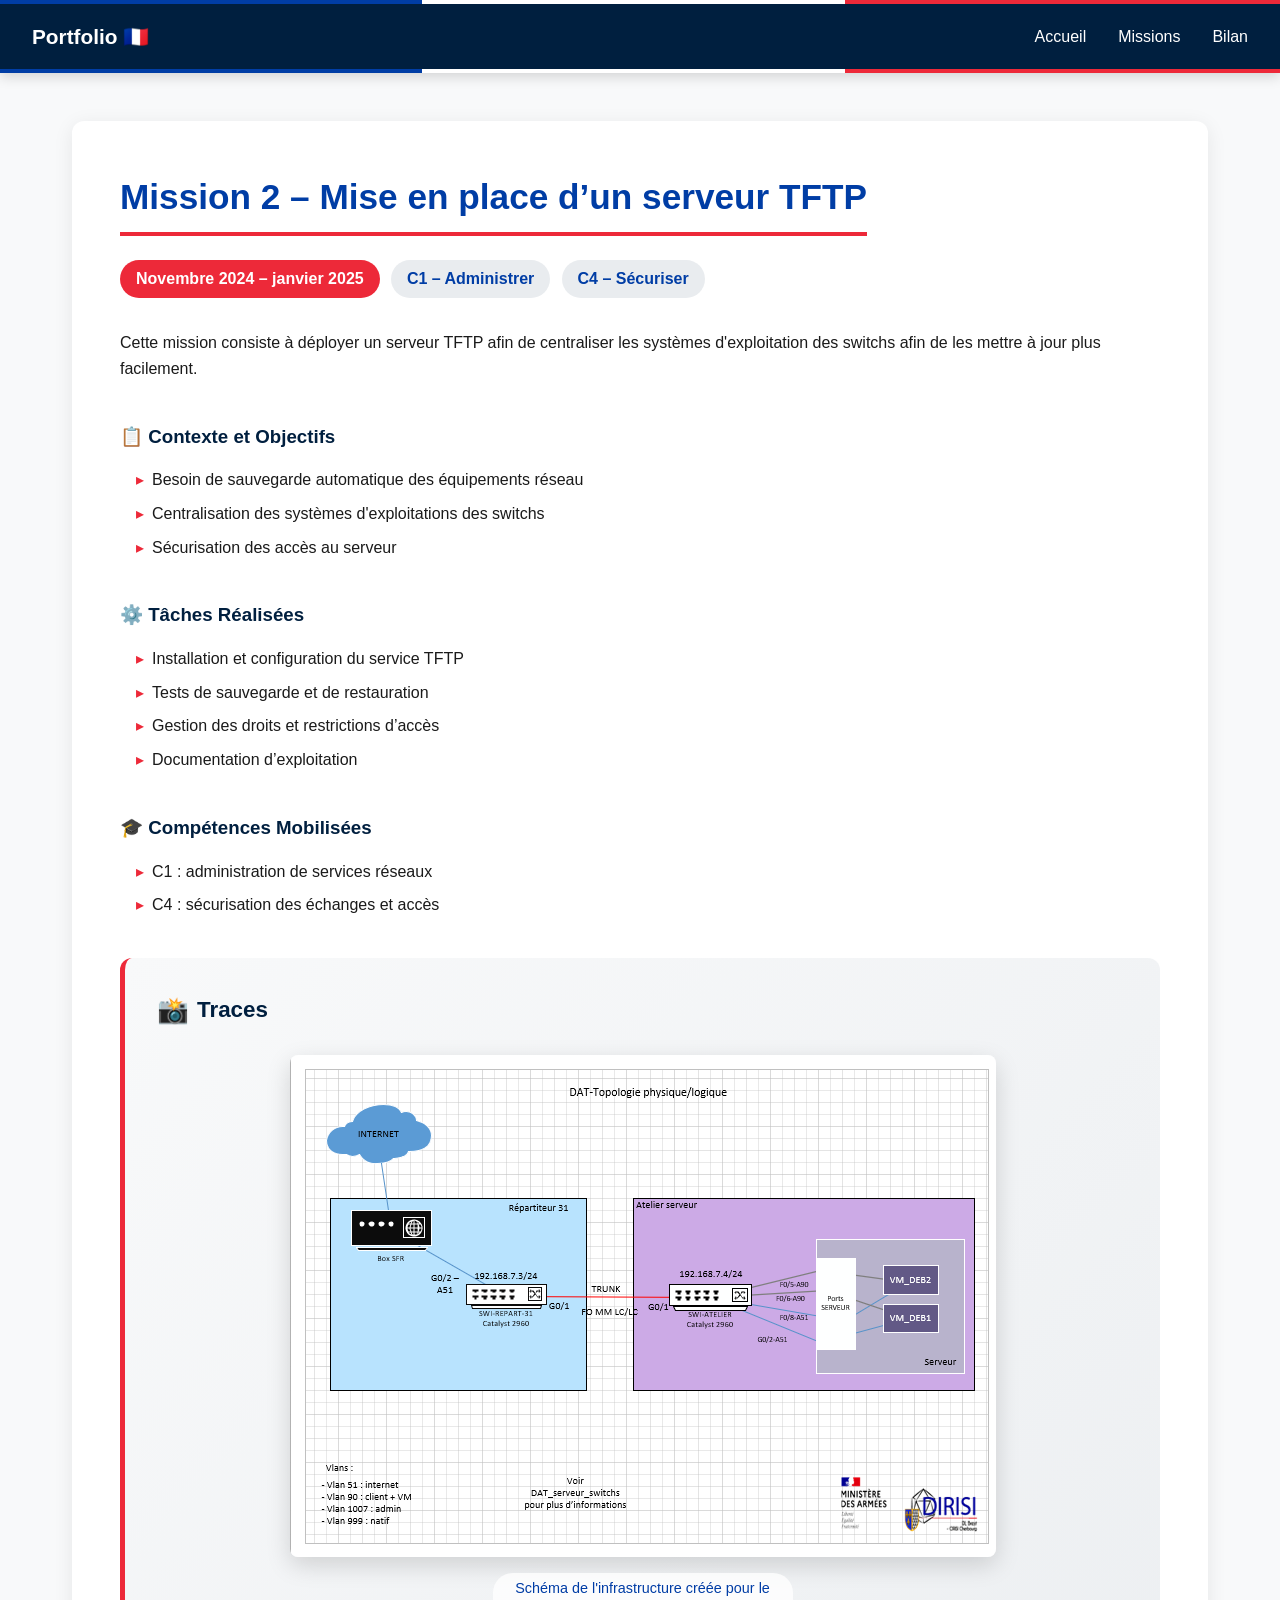
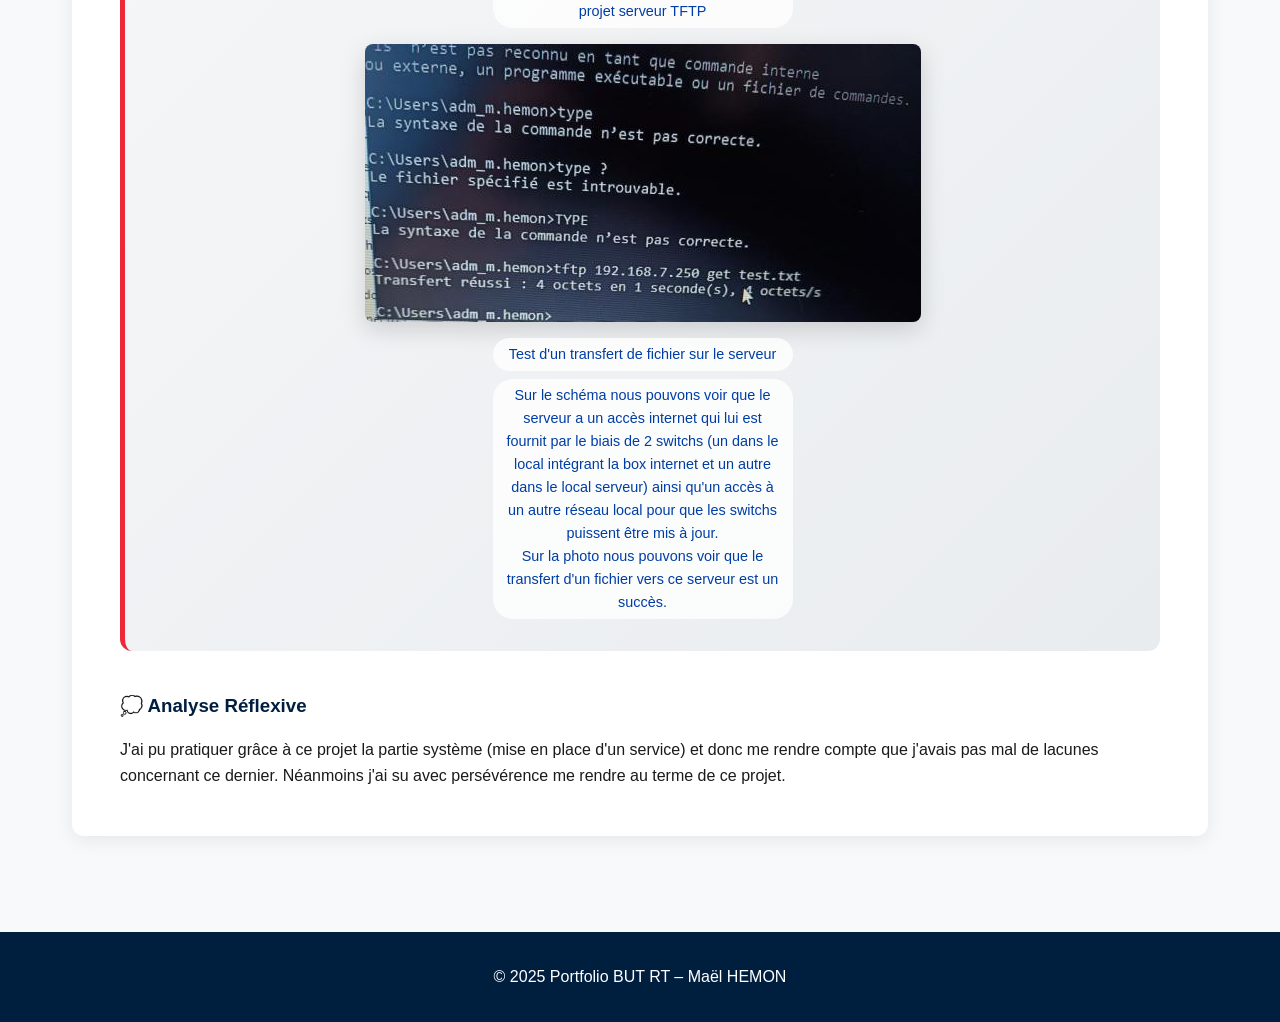
<file: tftp.html>
<!DOCTYPE html>
<html lang="fr">
<head>
    <meta charset="UTF-8">
    <meta name="viewport" content="width=device-width, initial-scale=1.0">
    <title>Mission 4 – Serveur TFTP</title>

    <style>
        /* ==== DESIGN IDENTIQUE AU PORTFOLIO ==== */
        * { margin: 0; padding: 0; box-sizing: border-box; }

        :root {
            --france-blue: #003DA5;
            --france-red: #ED2939;
            --navy: #001f3f;
            --light: #f8f9fa;
            --gray: #e9ecef;
        }

        body {
            font-family: 'Segoe UI', sans-serif;
            background: var(--light);
            color: #1a1a1a;
            line-height: 1.6;
        }

        header {
            background: linear-gradient(to right, var(--france-blue) 33%, white 33%, white 66%, var(--france-red) 66%);
            padding: 4px 0;
            position: sticky;
            top: 0;
            z-index: 1000;
            box-shadow: 0 4px 12px rgba(0,0,0,0.15);
        }

        nav { background: var(--navy); padding: 1rem 0; }

        .nav-container {
            max-width: 1400px;
            margin: auto;
            padding: 0 2rem;
            display: flex;
            justify-content: space-between;
            align-items: center;
        }

        .logo { color: white; font-weight: bold; font-size: 1.3rem; }

        .nav-links {
            list-style: none;
            display: flex;
            gap: 2rem;
        }

        .nav-links a {
            color: white;
            text-decoration: none;
            position: relative;
            padding-bottom: .3rem;
        }

        .nav-links a::after {
            content: '';
            position: absolute;
            bottom: 0; left: 0;
            width: 0; height: 3px;
            background: var(--france-red);
            transition: .3s;
        }

        .nav-links a:hover::after { width: 100%; }

        .container {
            max-width: 1200px;
            margin: auto;
            padding: 3rem 2rem;
        }

        .section {
            background: white;
            padding: 3rem;
            border-radius: 12px;
            box-shadow: 0 4px 20px rgba(0,0,0,.08);
        }

        .section-title {
            font-size: 2.2rem;
            color: var(--france-blue);
            border-bottom: 4px solid var(--france-red);
            display: inline-block;
            padding-bottom: .4rem;
            margin-bottom: 1.5rem;
        }

        .badges {
            display: flex;
            gap: .7rem;
            margin-bottom: 2rem;
            flex-wrap: wrap;
        }

        .badge {
            background: var(--gray);
            padding: .4rem 1rem;
            border-radius: 20px;
            font-weight: 600;
            color: var(--france-blue);
        }

        .period { background: var(--france-red); color: white; }

        .detail-section { margin-top: 2.5rem; }

        .detail-section h3 {
            color: var(--navy);
            margin-bottom: 1rem;
        }

        .detail-section ul {
            list-style: none;
            padding-left: 1rem;
        }

        .detail-section li {
            padding-left: 1rem;
            margin-bottom: .5rem;
            position: relative;
        }

        .detail-section li::before {
            content: "▸";
            color: var(--france-red);
            position: absolute;
            left: 0;
        }

        footer {
            background: var(--navy);
            color: white;
            text-align: center;
            padding: 2rem;
            margin-top: 3rem;
        }
        /* ---------- TRACES SECTION ---------- */
.traces {
    margin-top: 2.5rem;
    padding: 2rem;
    background: linear-gradient(135deg, #f8f9fa 0%, #e9ecef 100%);
    border-radius: 12px;
    border-left: 5px solid var(--france-red);
}

.traces h3 {
    color: var(--navy);
    margin-bottom: 1.5rem;
    font-size: 1.4rem;
    display: flex;
    align-items: center;
    gap: 0.5rem;
}

.traces h3::before {
    content: "📸";
    font-size: 1.6rem;
}

.traces p {
    margin-bottom: 1.5rem;
    font-style: italic;
    color: #555;
}

.traces img {
    max-width: 100%;
    height: auto;
    border-radius: 8px;
    box-shadow: 0 8px 25px rgba(0,0,0,0.15);
    display: block;
    margin: 1rem auto;
    transition: all 0.3s ease;
}

.traces img:hover {
    transform: translateY(-4px);
    box-shadow: 0 12px 35px rgba(0,0,0,0.2);
}

.traces .image-caption {
    display: block;
    text-align: center;
    font-size: 0.9rem;
    color: var(--france-blue);
    margin-top: 0.5rem;
    font-weight: 500;
    background: rgba(255,255,255,0.8);
    padding: 0.3rem 0.8rem;
    border-radius: 20px;
    margin-left: auto;
    margin-right: auto;
    max-width: 300px;
}

    </style>
</head>

<body>

<header>
    <nav>
        <div class="nav-container">
            <div class="logo">Portfolio 🇫🇷</div>
            <ul class="nav-links">
                <li><a href="index.html">Accueil</a></li>
                <li><a href="missions.html">Missions</a></li>
                <li><a href="bilan.html">Bilan</a></li>
            </ul>
        </div>
    </nav>
</header>

<main class="container">
    <section class="section">

        <h1 class="section-title">Mission 2 – Mise en place d’un serveur TFTP</h1>

        <div class="badges">
            <span class="badge period">Novembre 2024 – janvier 2025</span>
            <span class="badge">C1 – Administrer</span>
            <span class="badge">C4 – Sécuriser</span>
        </div>

        <p>
            Cette mission consiste à déployer un serveur TFTP afin de centraliser les systèmes d'exploitation des switchs afin de les mettre à jour plus facilement.
        </p>

        <div class="detail-section">
            <h3>📋 Contexte et Objectifs</h3>
            <ul>
                <li>Besoin de sauvegarde automatique des équipements réseau</li>
                <li>Centralisation des systèmes d'exploitations des switchs</li>
                <li>Sécurisation des accès au serveur</li>
            </ul>
        </div>

        <div class="detail-section">
            <h3>⚙️ Tâches Réalisées</h3>
            <ul>
                <li>Installation et configuration du service TFTP</li>
                <li>Tests de sauvegarde et de restauration</li>
                <li>Gestion des droits et restrictions d’accès</li>
                <li>Documentation d’exploitation</li>
            </ul>
        </div>

        <div class="detail-section">
            <h3>🎓 Compétences Mobilisées</h3>
            <ul>
                <li>C1 : administration de services réseaux</li>
                <li>C4 : sécurisation des échanges et accès</li>
            </ul>
        </div>
        <div class="traces">
    <h3>Traces</h3>
    <figure>
        <img src="schema_tftp.png" alt="Schéma de l'infrastructure créée pour le projet serveur TFTP">
        <figcaption class="image-caption">Schéma de l'infrastructure créée pour le projet serveur TFTP</figcaption>
    </figure>
    <figure>
        <img src="transfert_tftp.jpg" alt="Photo du test d'un transfert de fichier sur le serveur">
        <figcaption class="image-caption">Test d'un transfert de fichier sur le serveur</figcaption>
    </figure>
    <figcaption class="image-caption">Sur le schéma nous pouvons voir que le serveur a un accès internet qui lui est fournit par le biais de 2 switchs (un dans le local intégrant la box internet et un autre dans le local serveur) ainsi qu'un accès à un autre réseau local pour que les switchs puissent être mis à jour. <br> Sur la photo nous pouvons voir que le transfert d'un fichier vers ce serveur est un succès.</figcaption>
    </figcaption>
</div>

        <div class="detail-section">
            <h3>💭 Analyse Réflexive</h3>
            <p>
                J'ai pu pratiquer grâce à ce projet la partie système (mise en place d'un service) et donc me rendre compte que j'avais pas mal de lacunes concernant ce dernier. Néanmoins j'ai su avec persévérence me rendre au terme de ce projet.
            </p>
        </div>

    </section>
</main>

<footer>
    <p>&copy; 2025 Portfolio BUT RT – Maël HEMON</p>
</footer>

</body>
</html>
</file>
